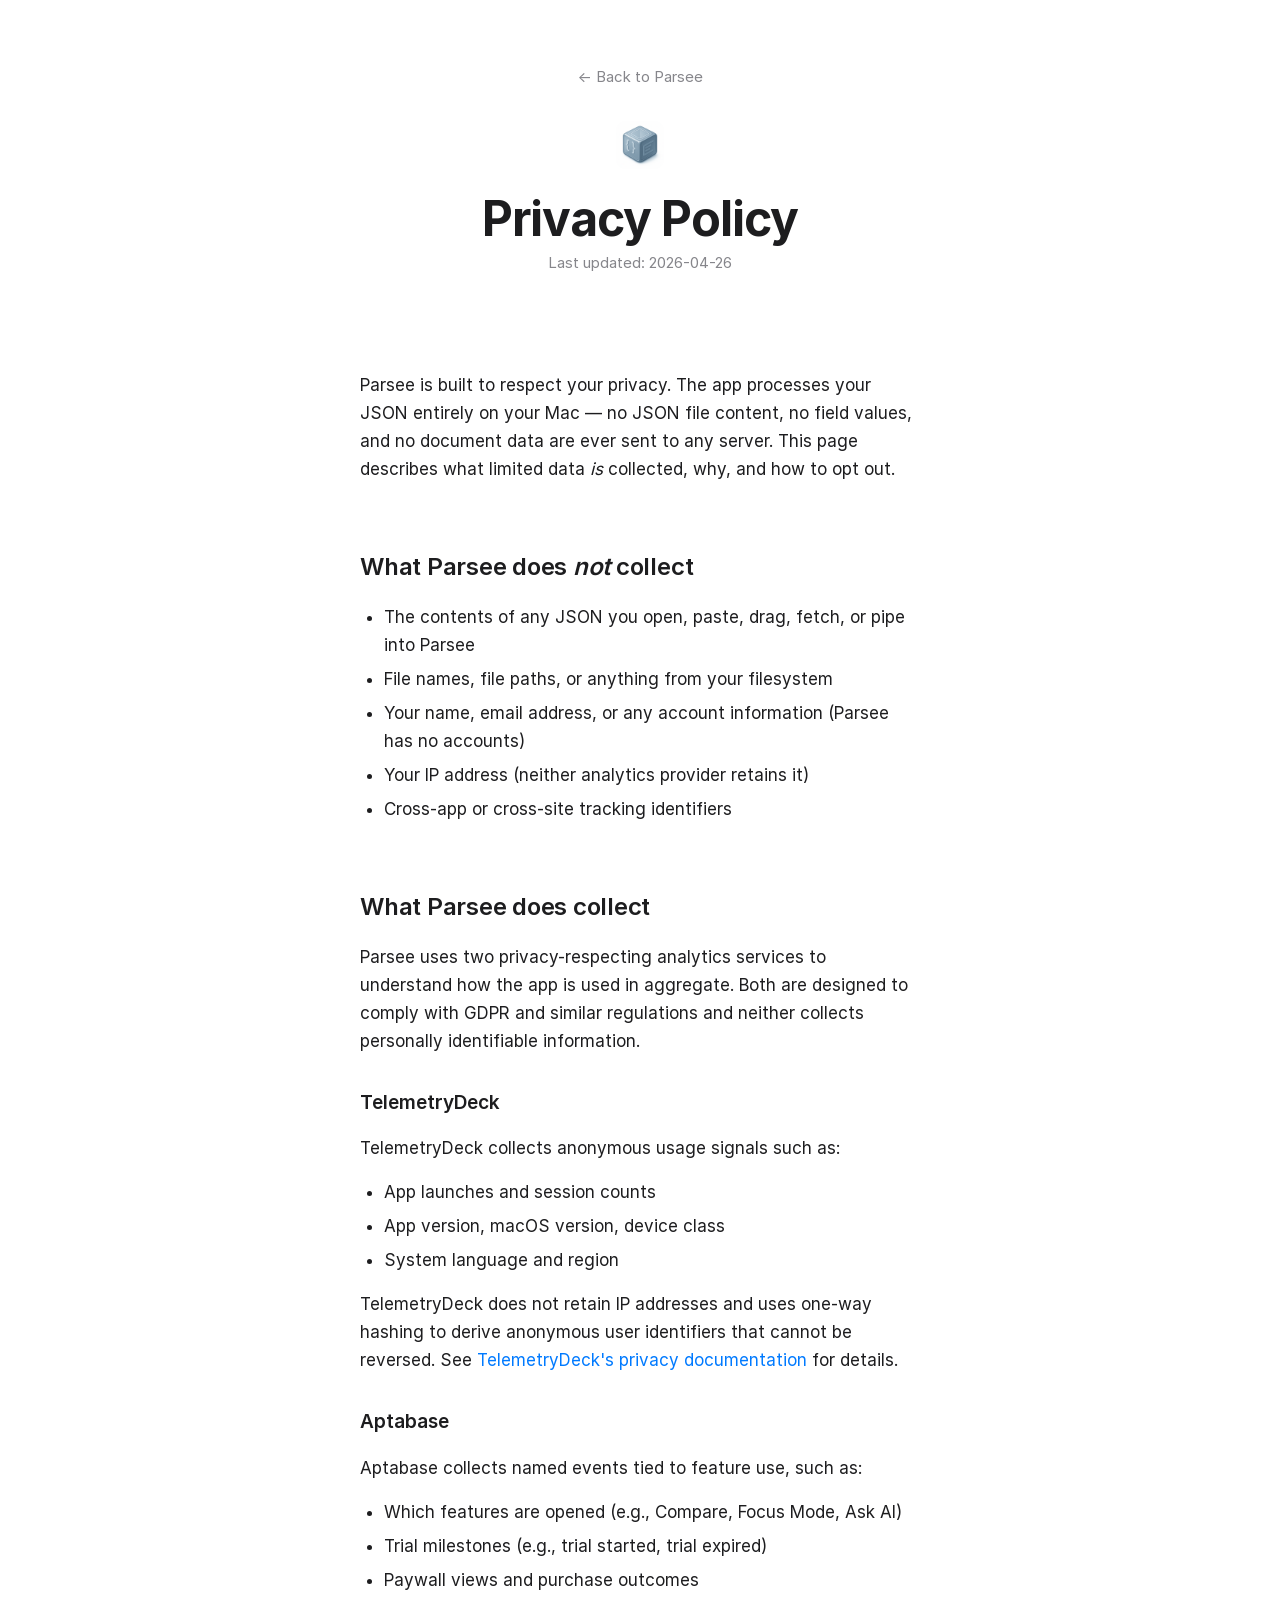
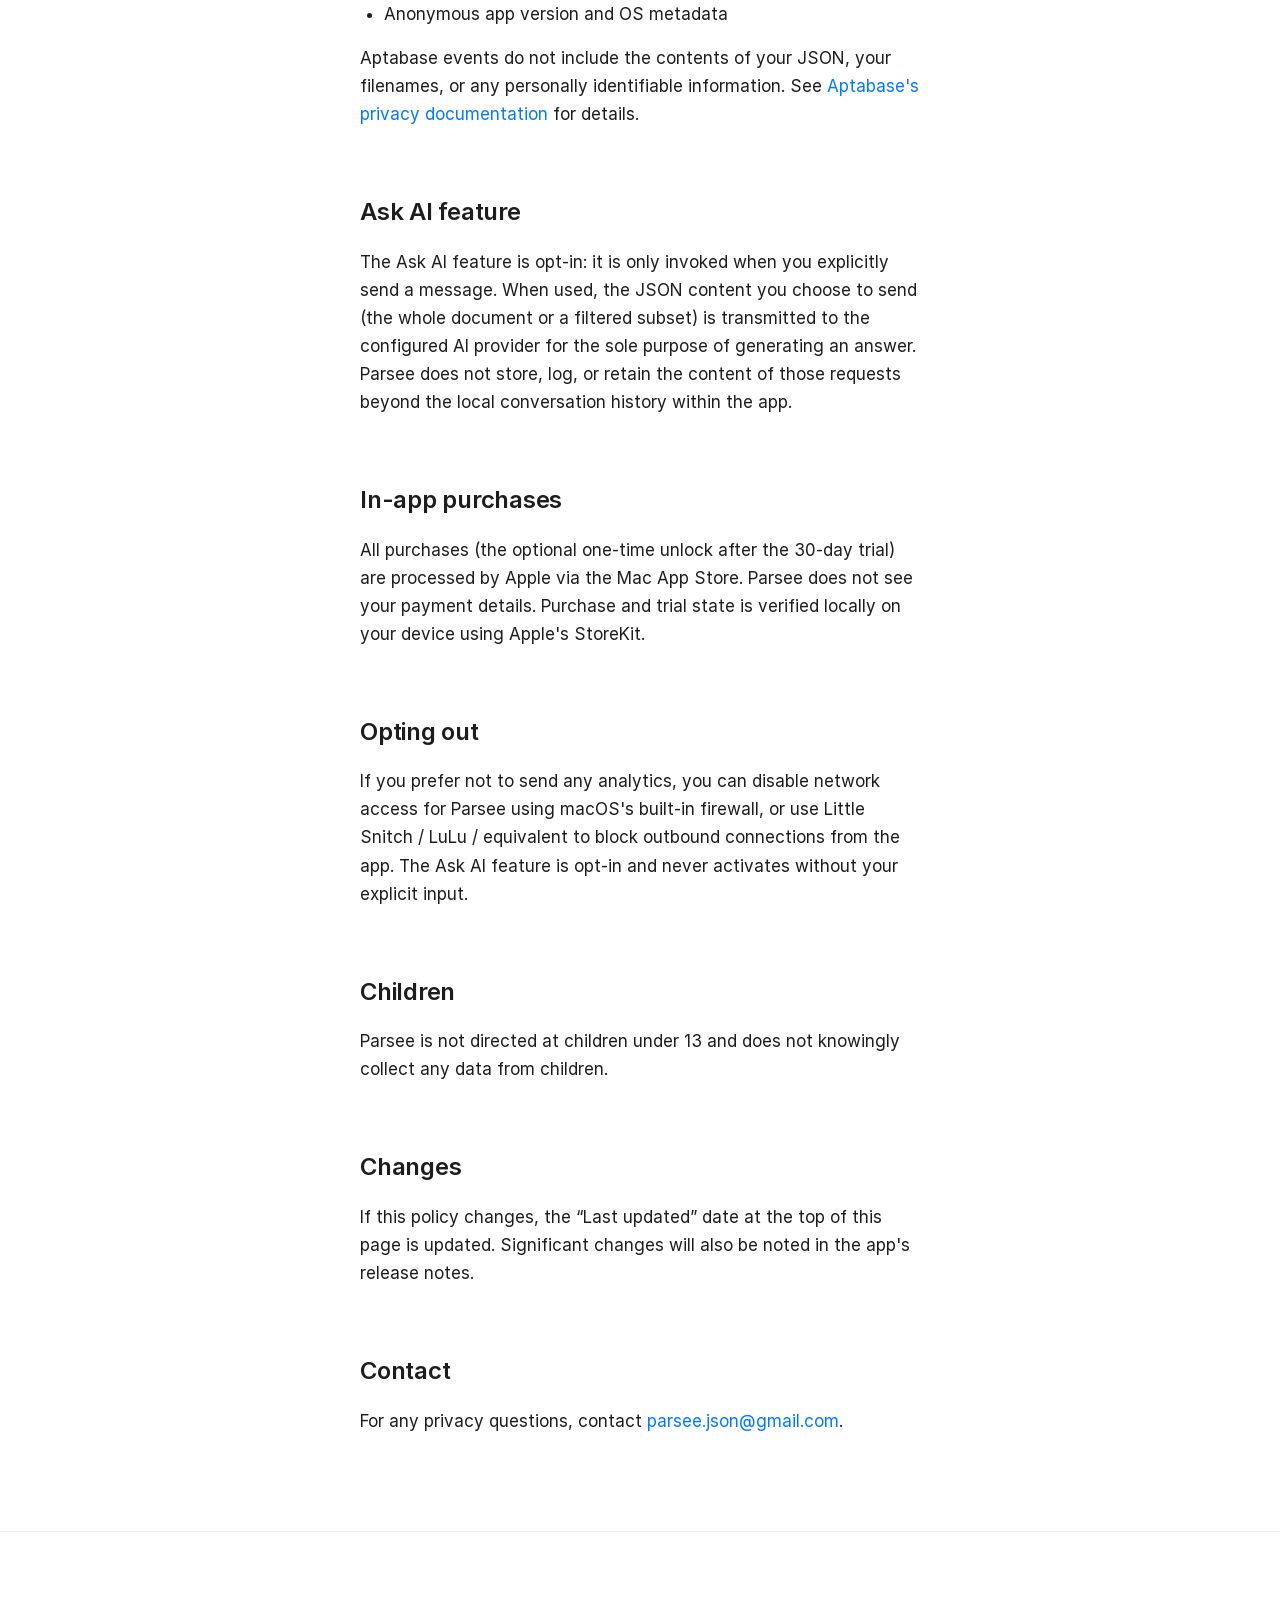
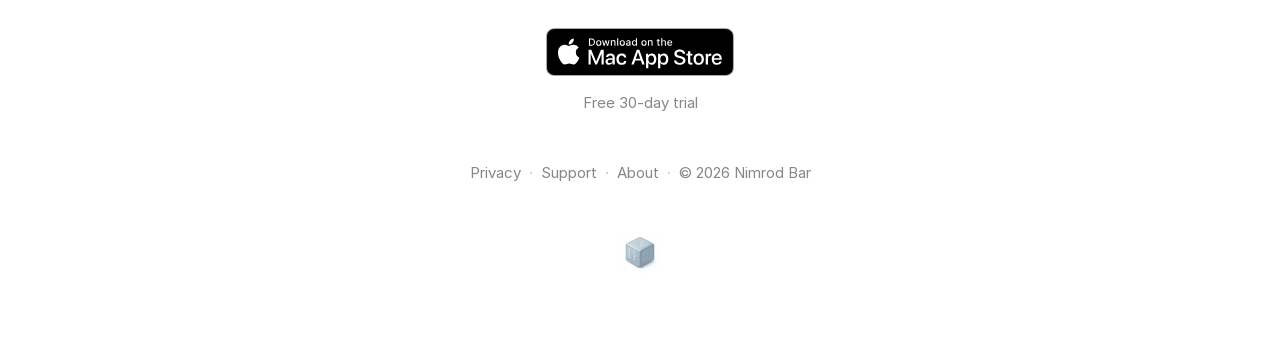
<file: privacy.html>
<!doctype html>
<html lang="en">
<head>
  <meta charset="utf-8">
  <meta name="viewport" content="width=device-width,initial-scale=1">
  <meta name="theme-color" content="#ffffff" media="(prefers-color-scheme: light)">
  <meta name="theme-color" content="#0a0a0c" media="(prefers-color-scheme: dark)">

  <title>Privacy Policy — Parsee</title>
  <meta name="description" content="Parsee privacy policy: what data is collected, what is not, and how it is used.">
  <meta name="robots" content="index, follow">

  <link rel="icon" href="favicon.ico" sizes="any">
  <link rel="icon" type="image/png" sizes="32x32" href="images/favicon-32.png">
  <link rel="apple-touch-icon" sizes="180x180" href="images/favicon-180.png">

  <link rel="stylesheet" href="styles.css">
</head>
<body>

  <header class="page-header">
    <div class="prose">
      <a class="back-link" href="index.html">← Back to Parsee</a>
      <img class="page-mark" src="images/parsee-icon.png" alt="" width="48" height="48">
      <h1 class="page-title">Privacy Policy</h1>
      <p class="page-meta muted">Last updated: 2026-04-26</p>
    </div>
  </header>

  <article class="legal">
    <div class="prose">

      <p>Parsee is built to respect your privacy. The app processes your JSON entirely on your Mac &mdash; no JSON file content, no field values, and no document data are ever sent to any server. This page describes what limited data <em>is</em> collected, why, and how to opt out.</p>

      <h2>What Parsee does <em>not</em> collect</h2>
      <ul>
        <li>The contents of any JSON you open, paste, drag, fetch, or pipe into Parsee</li>
        <li>File names, file paths, or anything from your filesystem</li>
        <li>Your name, email address, or any account information (Parsee has no accounts)</li>
        <li>Your IP address (neither analytics provider retains it)</li>
        <li>Cross-app or cross-site tracking identifiers</li>
      </ul>

      <h2>What Parsee does collect</h2>
      <p>Parsee uses two privacy-respecting analytics services to understand how the app is used in aggregate. Both are designed to comply with GDPR and similar regulations and neither collects personally identifiable information.</p>

      <h3>TelemetryDeck</h3>
      <p>TelemetryDeck collects anonymous usage signals such as:</p>
      <ul>
        <li>App launches and session counts</li>
        <li>App version, macOS version, device class</li>
        <li>System language and region</li>
      </ul>
      <p>TelemetryDeck does not retain IP addresses and uses one-way hashing to derive anonymous user identifiers that cannot be reversed. See <a href="https://telemetrydeck.com/privacy/">TelemetryDeck's privacy documentation</a> for details.</p>

      <h3>Aptabase</h3>
      <p>Aptabase collects named events tied to feature use, such as:</p>
      <ul>
        <li>Which features are opened (e.g., Compare, Focus Mode, Ask AI)</li>
        <li>Trial milestones (e.g., trial started, trial expired)</li>
        <li>Paywall views and purchase outcomes</li>
        <li>Anonymous app version and OS metadata</li>
      </ul>
      <p>Aptabase events do not include the contents of your JSON, your filenames, or any personally identifiable information. See <a href="https://aptabase.com/legal/privacy">Aptabase's privacy documentation</a> for details.</p>

      <h2>Ask AI feature</h2>
      <p>The Ask AI feature is opt-in: it is only invoked when you explicitly send a message. When used, the JSON content you choose to send (the whole document or a filtered subset) is transmitted to the configured AI provider for the sole purpose of generating an answer. Parsee does not store, log, or retain the content of those requests beyond the local conversation history within the app.</p>

      <h2>In-app purchases</h2>
      <p>All purchases (the optional one-time unlock after the 30-day trial) are processed by Apple via the Mac App Store. Parsee does not see your payment details. Purchase and trial state is verified locally on your device using Apple's StoreKit.</p>

      <h2>Opting out</h2>
      <p>If you prefer not to send any analytics, you can disable network access for Parsee using macOS's built-in firewall, or use Little Snitch / LuLu / equivalent to block outbound connections from the app. The Ask AI feature is opt-in and never activates without your explicit input.</p>

      <h2>Children</h2>
      <p>Parsee is not directed at children under 13 and does not knowingly collect any data from children.</p>

      <h2>Changes</h2>
      <p>If this policy changes, the &ldquo;Last updated&rdquo; date at the top of this page is updated. Significant changes will also be noted in the app's release notes.</p>

      <h2>Contact</h2>
      <p>For any privacy questions, contact <a href="mailto:parsee.json@gmail.com">parsee.json@gmail.com</a>.</p>

    </div>
  </article>

  <!-- FOOTER (same as index.html) -->
  <footer class="footer">
    <div class="container footer-inner">
      <a class="appstore-link" href="https://apps.apple.com/us/app/parsee-json-viewer/id6756983590">
        <img src="images/app-store-badge.svg" alt="Download on the Mac App Store" height="44">
      </a>
      <p class="footer-trial muted">Free 30-day trial</p>
      <nav class="footer-links">
        <a href="privacy.html">Privacy</a>
        <span class="dot">·</span>
        <a href="mailto:parsee.json@gmail.com">Support</a>
        <span class="dot">·</span>
        <a href="index.html#about">About</a>
        <span class="dot">·</span>
        <span class="muted">© 2026 Nimrod Bar</span>
      </nav>
      <img class="footer-mark" src="images/parsee-icon.png" alt="" width="40" height="40">
    </div>
  </footer>

</body>
</html>
</file>
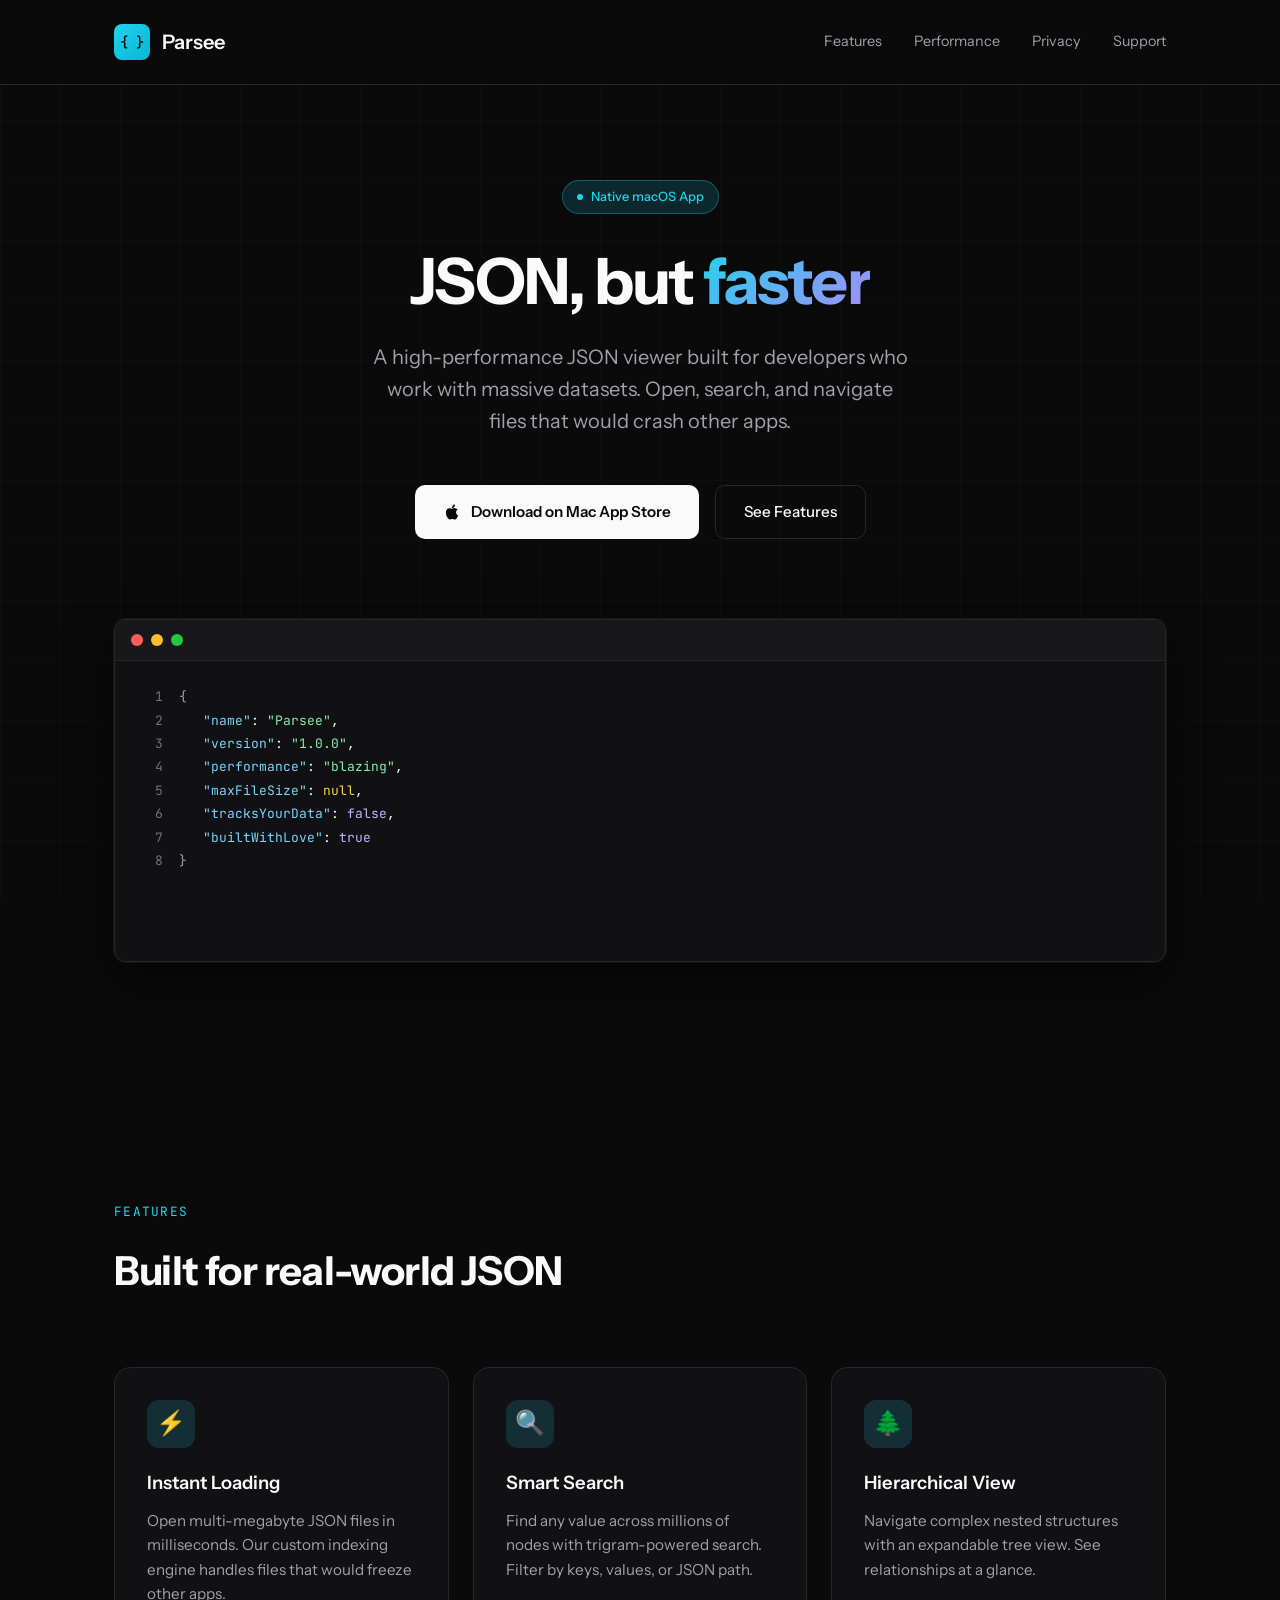
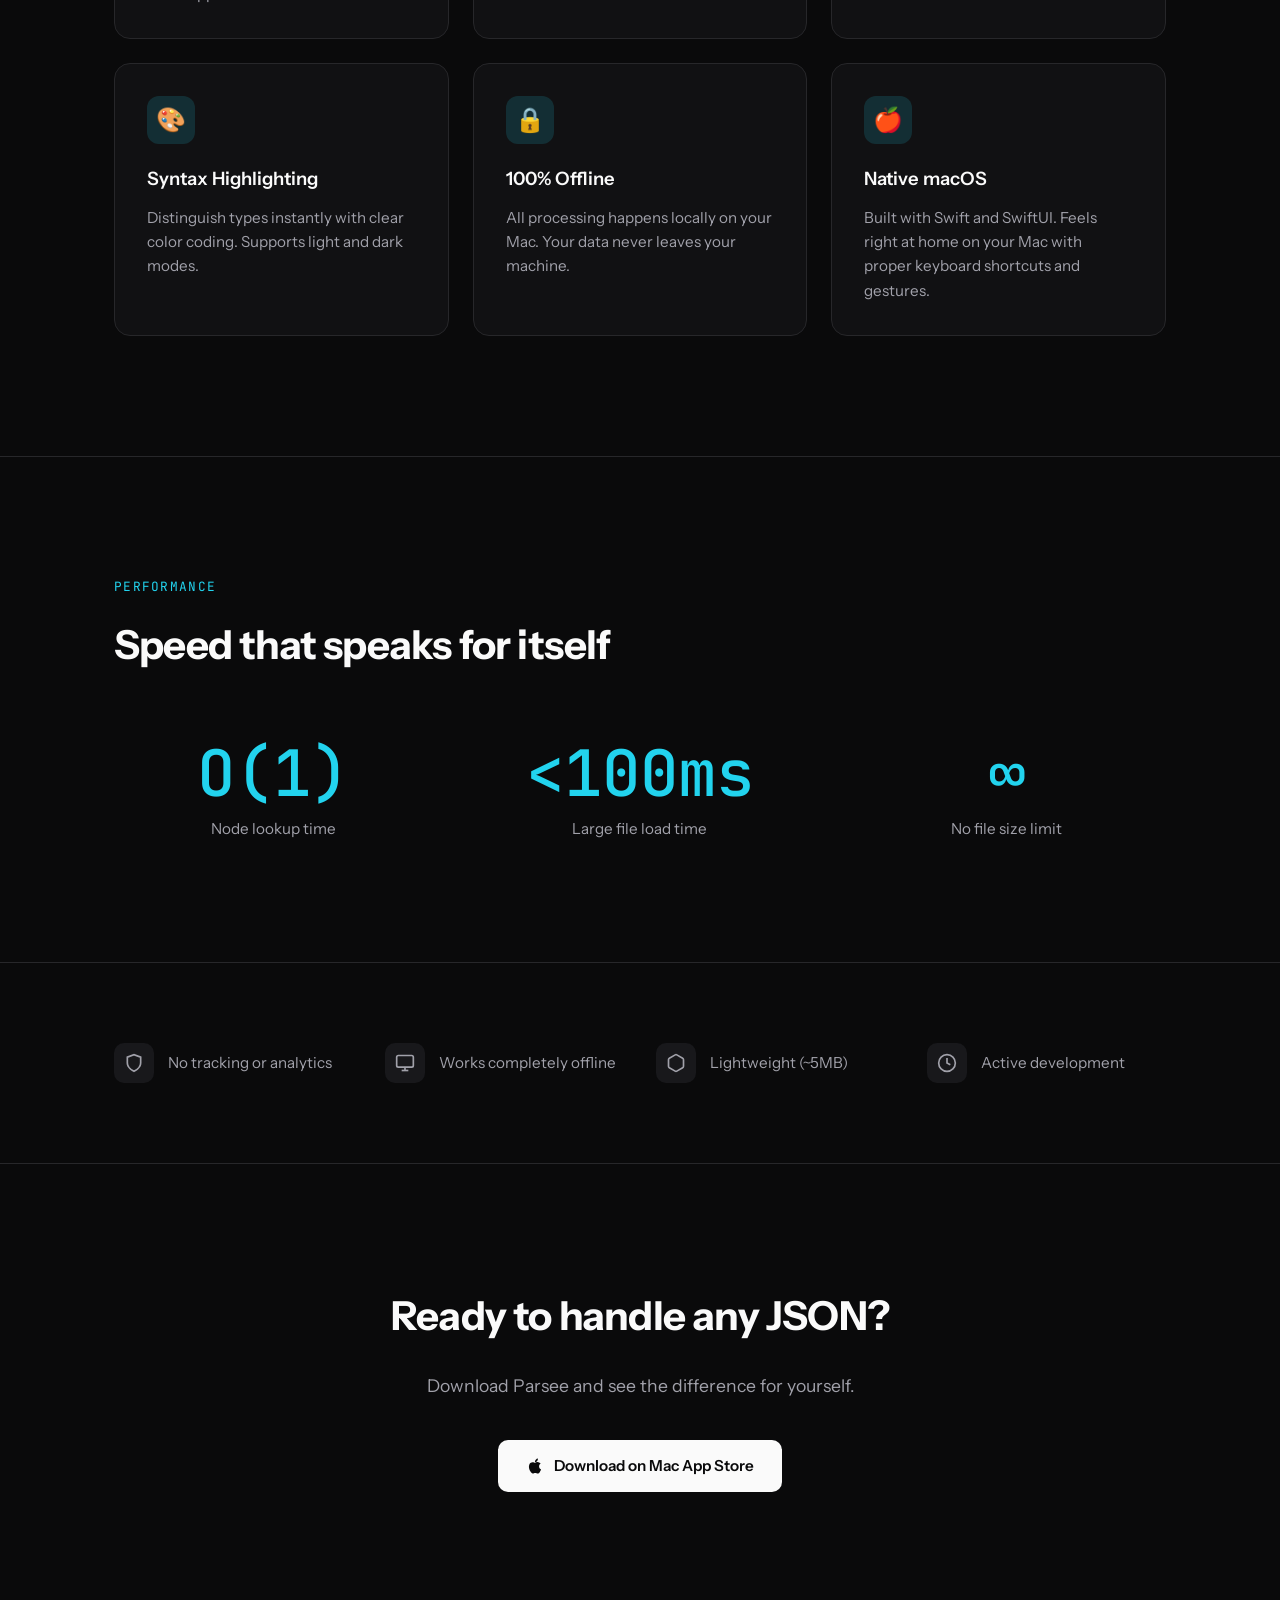
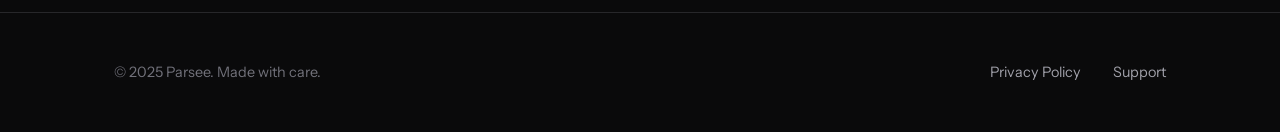
<file: _archive/indexOLD.html>
<!DOCTYPE html>
<html lang="en">
<head>
  <meta charset="UTF-8">
  <meta name="viewport" content="width=device-width, initial-scale=1.0">
  <title>Parsee — Lightning-Fast JSON Viewer for Mac</title>
  <meta name="description" content="A high-performance native macOS JSON viewer. Open massive files instantly. Navigate complex data effortlessly.">
  
  <!-- Fonts -->
  <link rel="preconnect" href="https://fonts.googleapis.com">
  <link rel="preconnect" href="https://fonts.gstatic.com" crossorigin>
  <link href="https://fonts.googleapis.com/css2?family=JetBrains+Mono:wght@400;500&family=Instrument+Sans:wght@400;500;600;700&display=swap" rel="stylesheet">
  
  <style>
    :root {
      --bg-primary: #0a0a0b;
      --bg-secondary: #111113;
      --bg-tertiary: #18181b;
      --text-primary: #fafafa;
      --text-secondary: #a1a1aa;
      --text-tertiary: #71717a;
      --accent: #22d3ee;
      --accent-dim: rgba(34, 211, 238, 0.15);
      --border: #27272a;
      --font-sans: 'Instrument Sans', -apple-system, sans-serif;
      --font-mono: 'JetBrains Mono', monospace;
    }

    * {
      margin: 0;
      padding: 0;
      box-sizing: border-box;
    }

    html {
      scroll-behavior: smooth;
    }

    body {
      font-family: var(--font-sans);
      background: var(--bg-primary);
      color: var(--text-primary);
      line-height: 1.6;
      -webkit-font-smoothing: antialiased;
    }

    /* Subtle grid background */
    body::before {
      content: '';
      position: fixed;
      inset: 0;
      background-image: 
        linear-gradient(rgba(255,255,255,0.02) 1px, transparent 1px),
        linear-gradient(90deg, rgba(255,255,255,0.02) 1px, transparent 1px);
      background-size: 60px 60px;
      pointer-events: none;
      z-index: -1;
    }

    .container {
      max-width: 1100px;
      margin: 0 auto;
      padding: 0 24px;
    }

    /* Header */
    header {
      padding: 24px 0;
      position: fixed;
      top: 0;
      left: 0;
      right: 0;
      z-index: 100;
      background: rgba(10, 10, 11, 0.8);
      backdrop-filter: blur(12px);
      border-bottom: 1px solid var(--border);
    }

    .header-inner {
      display: flex;
      justify-content: space-between;
      align-items: center;
    }

    .logo {
      display: flex;
      align-items: center;
      gap: 12px;
      font-weight: 600;
      font-size: 1.25rem;
      text-decoration: none;
      color: var(--text-primary);
    }

    .logo-icon {
      width: 36px;
      height: 36px;
      background: linear-gradient(135deg, var(--accent), #06b6d4);
      border-radius: 8px;
      display: flex;
      align-items: center;
      justify-content: center;
      font-family: var(--font-mono);
      font-size: 14px;
      font-weight: 500;
      color: var(--bg-primary);
    }

    .header-links {
      display: flex;
      gap: 32px;
    }

    .header-links a {
      color: var(--text-secondary);
      text-decoration: none;
      font-size: 0.9rem;
      transition: color 0.2s;
    }

    .header-links a:hover {
      color: var(--text-primary);
    }

    /* Hero */
    .hero {
      padding: 180px 0 120px;
      text-align: center;
    }

    .hero-badge {
      display: inline-flex;
      align-items: center;
      gap: 8px;
      padding: 6px 14px;
      background: var(--accent-dim);
      border: 1px solid rgba(34, 211, 238, 0.3);
      border-radius: 100px;
      font-size: 0.8rem;
      color: var(--accent);
      margin-bottom: 32px;
      font-weight: 500;
    }

    .hero-badge::before {
      content: '';
      width: 6px;
      height: 6px;
      background: var(--accent);
      border-radius: 50%;
      animation: pulse 2s infinite;
    }

    @keyframes pulse {
      0%, 100% { opacity: 1; }
      50% { opacity: 0.4; }
    }

    .hero h1 {
      font-size: clamp(2.5rem, 6vw, 4rem);
      font-weight: 700;
      line-height: 1.1;
      margin-bottom: 24px;
      letter-spacing: -0.03em;
    }

    .hero h1 span {
      background: linear-gradient(135deg, var(--accent), #a78bfa);
      -webkit-background-clip: text;
      -webkit-text-fill-color: transparent;
      background-clip: text;
    }

    .hero-sub {
      font-size: 1.25rem;
      color: var(--text-secondary);
      max-width: 540px;
      margin: 0 auto 48px;
    }

    .hero-cta {
      display: flex;
      gap: 16px;
      justify-content: center;
      flex-wrap: wrap;
    }

    .btn-primary {
      display: inline-flex;
      align-items: center;
      gap: 10px;
      padding: 14px 28px;
      background: var(--text-primary);
      color: var(--bg-primary);
      text-decoration: none;
      border-radius: 10px;
      font-weight: 600;
      font-size: 0.95rem;
      transition: transform 0.2s, box-shadow 0.2s;
    }

    .btn-primary:hover {
      transform: translateY(-2px);
      box-shadow: 0 8px 30px rgba(255,255,255,0.15);
    }

    .btn-primary svg {
      width: 18px;
      height: 18px;
    }

    .btn-secondary {
      display: inline-flex;
      align-items: center;
      gap: 10px;
      padding: 14px 28px;
      background: transparent;
      color: var(--text-primary);
      text-decoration: none;
      border-radius: 10px;
      font-weight: 500;
      font-size: 0.95rem;
      border: 1px solid var(--border);
      transition: border-color 0.2s, background 0.2s;
    }

    .btn-secondary:hover {
      border-color: var(--text-tertiary);
      background: var(--bg-secondary);
    }

    /* App preview mockup */
    .hero-preview {
      margin-top: 80px;
      position: relative;
    }

    .preview-window {
      background: var(--bg-secondary);
      border: 1px solid var(--border);
      border-radius: 12px;
      overflow: hidden;
      box-shadow: 
        0 0 0 1px rgba(255,255,255,0.05),
        0 20px 50px rgba(0,0,0,0.5);
    }

    .preview-titlebar {
      display: flex;
      align-items: center;
      gap: 8px;
      padding: 14px 16px;
      background: var(--bg-tertiary);
      border-bottom: 1px solid var(--border);
    }

    .preview-dot {
      width: 12px;
      height: 12px;
      border-radius: 50%;
      background: var(--border);
    }

    .preview-dot:nth-child(1) { background: #ff5f57; }
    .preview-dot:nth-child(2) { background: #febc2e; }
    .preview-dot:nth-child(3) { background: #28c840; }

    .preview-content {
      padding: 24px;
      font-family: var(--font-mono);
      font-size: 13px;
      line-height: 1.8;
      min-height: 300px;
    }

    .json-line {
      display: flex;
      gap: 16px;
    }

    .json-line-num {
      color: var(--text-tertiary);
      user-select: none;
      min-width: 24px;
      text-align: right;
    }

    .json-key { color: #7dd3fc; }
    .json-string { color: #86efac; }
    .json-number { color: #fcd34d; }
    .json-bool { color: #c4b5fd; }
    .json-bracket { color: var(--text-secondary); }
    .json-indent { padding-left: 24px; }

    /* Features */
    .features {
      padding: 120px 0;
    }

    .section-label {
      font-family: var(--font-mono);
      font-size: 0.8rem;
      color: var(--accent);
      text-transform: uppercase;
      letter-spacing: 0.1em;
      margin-bottom: 16px;
    }

    .section-title {
      font-size: clamp(1.75rem, 4vw, 2.5rem);
      font-weight: 700;
      margin-bottom: 64px;
      letter-spacing: -0.02em;
    }

    .features-grid {
      display: grid;
      grid-template-columns: repeat(auto-fit, minmax(300px, 1fr));
      gap: 24px;
    }

    .feature-card {
      background: var(--bg-secondary);
      border: 1px solid var(--border);
      border-radius: 16px;
      padding: 32px;
      transition: border-color 0.3s, transform 0.3s;
    }

    .feature-card:hover {
      border-color: var(--text-tertiary);
      transform: translateY(-4px);
    }

    .feature-icon {
      width: 48px;
      height: 48px;
      background: var(--accent-dim);
      border-radius: 12px;
      display: flex;
      align-items: center;
      justify-content: center;
      margin-bottom: 20px;
      font-size: 1.5rem;
    }

    .feature-card h3 {
      font-size: 1.15rem;
      font-weight: 600;
      margin-bottom: 12px;
    }

    .feature-card p {
      color: var(--text-secondary);
      font-size: 0.95rem;
    }

    /* Performance section */
    .performance {
      padding: 120px 0;
      border-top: 1px solid var(--border);
    }

    .perf-grid {
      display: grid;
      grid-template-columns: repeat(3, 1fr);
      gap: 48px;
      text-align: center;
    }

    @media (max-width: 700px) {
      .perf-grid {
        grid-template-columns: 1fr;
        gap: 40px;
      }
    }

    .perf-stat {
      font-family: var(--font-mono);
    }

    .perf-stat .number {
      font-size: clamp(2.5rem, 5vw, 4rem);
      font-weight: 500;
      color: var(--accent);
      line-height: 1;
      margin-bottom: 12px;
    }

    .perf-stat .label {
      color: var(--text-secondary);
      font-family: var(--font-sans);
      font-size: 0.95rem;
    }

    /* Trust badges */
    .trust {
      padding: 80px 0;
      border-top: 1px solid var(--border);
    }

    .trust-grid {
      display: grid;
      grid-template-columns: repeat(auto-fit, minmax(180px, 1fr));
      gap: 32px;
    }

    .trust-item {
      display: flex;
      align-items: center;
      gap: 14px;
      color: var(--text-secondary);
      font-size: 0.95rem;
    }

    .trust-icon {
      width: 40px;
      height: 40px;
      background: var(--bg-tertiary);
      border-radius: 10px;
      display: flex;
      align-items: center;
      justify-content: center;
      flex-shrink: 0;
    }

    .trust-icon svg {
      width: 20px;
      height: 20px;
      color: var(--text-secondary);
    }

    /* CTA */
    .cta {
      padding: 120px 0;
      text-align: center;
      border-top: 1px solid var(--border);
    }

    .cta h2 {
      font-size: clamp(1.75rem, 4vw, 2.5rem);
      font-weight: 700;
      margin-bottom: 24px;
      letter-spacing: -0.02em;
    }

    .cta p {
      color: var(--text-secondary);
      margin-bottom: 40px;
      font-size: 1.1rem;
    }

    /* Footer */
    footer {
      padding: 48px 0;
      border-top: 1px solid var(--border);
    }

    .footer-inner {
      display: flex;
      justify-content: space-between;
      align-items: center;
      flex-wrap: wrap;
      gap: 24px;
    }

    .footer-left {
      color: var(--text-tertiary);
      font-size: 0.9rem;
    }

    .footer-links {
      display: flex;
      gap: 32px;
    }

    .footer-links a {
      color: var(--text-secondary);
      text-decoration: none;
      font-size: 0.9rem;
      transition: color 0.2s;
    }

    .footer-links a:hover {
      color: var(--text-primary);
    }

    /* Responsive */
    @media (max-width: 600px) {
      .header-links {
        display: none;
      }
      
      .hero-cta {
        flex-direction: column;
        align-items: center;
      }
      
      .btn-primary, .btn-secondary {
        width: 100%;
        justify-content: center;
        max-width: 280px;
      }
    }
  </style>
</head>
<body>

  <header>
    <div class="container header-inner">
      <a href="/" class="logo">
        <div class="logo-icon">{ }</div>
        Parsee
      </a>
      <nav class="header-links">
        <a href="#features">Features</a>
        <a href="#performance">Performance</a>
        <a href="/privacy">Privacy</a>
        <a href="mailto:support@parsee.app">Support</a>
      </nav>
    </div>
  </header>

  <main>
    <section class="hero">
      <div class="container">
        <div class="hero-badge">Native macOS App</div>
        <h1>JSON, but <span>faster</span></h1>
        <p class="hero-sub">
          A high-performance JSON viewer built for developers who work with massive datasets. Open, search, and navigate files that would crash other apps.
        </p>
        <div class="hero-cta">
          <a href="https://apps.apple.com/app/parsee" class="btn-primary">
            <svg viewBox="0 0 24 24" fill="currentColor"><path d="M18.71 19.5c-.83 1.24-1.71 2.45-3.05 2.47-1.34.03-1.77-.79-3.29-.79-1.53 0-2 .77-3.27.82-1.31.05-2.3-1.32-3.14-2.53C4.25 17 2.94 12.45 4.7 9.39c.87-1.52 2.43-2.48 4.12-2.51 1.28-.02 2.5.87 3.29.87.78 0 2.26-1.07 3.81-.91.65.03 2.47.26 3.64 1.98-.09.06-2.17 1.28-2.15 3.81.03 3.02 2.65 4.03 2.68 4.04-.03.07-.42 1.44-1.38 2.83M13 3.5c.73-.83 1.94-1.46 2.94-1.5.13 1.17-.34 2.35-1.04 3.19-.69.85-1.83 1.51-2.95 1.42-.15-1.15.41-2.35 1.05-3.11z"/></svg>
            Download on Mac App Store
          </a>
          <a href="#features" class="btn-secondary">
            See Features
          </a>
        </div>

        <div class="hero-preview">
          <div class="preview-window">
            <div class="preview-titlebar">
              <div class="preview-dot"></div>
              <div class="preview-dot"></div>
              <div class="preview-dot"></div>
            </div>
            <div class="preview-content">
              <div class="json-line"><span class="json-line-num">1</span><span class="json-bracket">{</span></div>
              <div class="json-line"><span class="json-line-num">2</span><span class="json-indent"><span class="json-key">"name"</span>: <span class="json-string">"Parsee"</span>,</span></div>
              <div class="json-line"><span class="json-line-num">3</span><span class="json-indent"><span class="json-key">"version"</span>: <span class="json-string">"1.0.0"</span>,</span></div>
              <div class="json-line"><span class="json-line-num">4</span><span class="json-indent"><span class="json-key">"performance"</span>: <span class="json-string">"blazing"</span>,</span></div>
              <div class="json-line"><span class="json-line-num">5</span><span class="json-indent"><span class="json-key">"maxFileSize"</span>: <span class="json-number">null</span>,</span></div>
              <div class="json-line"><span class="json-line-num">6</span><span class="json-indent"><span class="json-key">"tracksYourData"</span>: <span class="json-bool">false</span>,</span></div>
              <div class="json-line"><span class="json-line-num">7</span><span class="json-indent"><span class="json-key">"builtWithLove"</span>: <span class="json-bool">true</span></span></div>
              <div class="json-line"><span class="json-line-num">8</span><span class="json-bracket">}</span></div>
            </div>
          </div>
        </div>
      </div>
    </section>

    <section class="features" id="features">
      <div class="container">
        <div class="section-label">Features</div>
        <h2 class="section-title">Built for real-world JSON</h2>
        
        <div class="features-grid">
          <div class="feature-card">
            <div class="feature-icon">⚡</div>
            <h3>Instant Loading</h3>
            <p>Open multi-megabyte JSON files in milliseconds. Our custom indexing engine handles files that would freeze other apps.</p>
          </div>
          
          <div class="feature-card">
            <div class="feature-icon">🔍</div>
            <h3>Smart Search</h3>
            <p>Find any value across millions of nodes with trigram-powered search. Filter by keys, values, or JSON path.</p>
          </div>
          
          <div class="feature-card">
            <div class="feature-icon">🌲</div>
            <h3>Hierarchical View</h3>
            <p>Navigate complex nested structures with an expandable tree view. See relationships at a glance.</p>
          </div>
          
          <div class="feature-card">
            <div class="feature-icon">🎨</div>
            <h3>Syntax Highlighting</h3>
            <p>Distinguish types instantly with clear color coding. Supports light and dark modes.</p>
          </div>
          
          <div class="feature-card">
            <div class="feature-icon">🔒</div>
            <h3>100% Offline</h3>
            <p>All processing happens locally on your Mac. Your data never leaves your machine.</p>
          </div>
          
          <div class="feature-card">
            <div class="feature-icon">🍎</div>
            <h3>Native macOS</h3>
            <p>Built with Swift and SwiftUI. Feels right at home on your Mac with proper keyboard shortcuts and gestures.</p>
          </div>
        </div>
      </div>
    </section>

    <section class="performance" id="performance">
      <div class="container">
        <div class="section-label">Performance</div>
        <h2 class="section-title">Speed that speaks for itself</h2>
        
        <div class="perf-grid">
          <div class="perf-stat">
            <div class="number">O(1)</div>
            <div class="label">Node lookup time</div>
          </div>
          <div class="perf-stat">
            <div class="number">&lt;100ms</div>
            <div class="label">Large file load time</div>
          </div>
          <div class="perf-stat">
            <div class="number">∞</div>
            <div class="label">No file size limit</div>
          </div>
        </div>
      </div>
    </section>

    <section class="trust">
      <div class="container">
        <div class="trust-grid">
          <div class="trust-item">
            <div class="trust-icon">
              <svg viewBox="0 0 24 24" fill="none" stroke="currentColor" stroke-width="2"><path d="M12 22s8-4 8-10V5l-8-3-8 3v7c0 6 8 10 8 10z"/></svg>
            </div>
            <span>No tracking or analytics</span>
          </div>
          <div class="trust-item">
            <div class="trust-icon">
              <svg viewBox="0 0 24 24" fill="none" stroke="currentColor" stroke-width="2"><rect x="2" y="3" width="20" height="14" rx="2" ry="2"/><line x1="8" y1="21" x2="16" y2="21"/><line x1="12" y1="17" x2="12" y2="21"/></svg>
            </div>
            <span>Works completely offline</span>
          </div>
          <div class="trust-item">
            <div class="trust-icon">
              <svg viewBox="0 0 24 24" fill="none" stroke="currentColor" stroke-width="2"><path d="M21 16V8a2 2 0 0 0-1-1.73l-7-4a2 2 0 0 0-2 0l-7 4A2 2 0 0 0 3 8v8a2 2 0 0 0 1 1.73l7 4a2 2 0 0 0 2 0l7-4A2 2 0 0 0 21 16z"/></svg>
            </div>
            <span>Lightweight (~5MB)</span>
          </div>
          <div class="trust-item">
            <div class="trust-icon">
              <svg viewBox="0 0 24 24" fill="none" stroke="currentColor" stroke-width="2"><circle cx="12" cy="12" r="10"/><path d="M12 6v6l4 2"/></svg>
            </div>
            <span>Active development</span>
          </div>
        </div>
      </div>
    </section>

    <section class="cta">
      <div class="container">
        <h2>Ready to handle any JSON?</h2>
        <p>Download Parsee and see the difference for yourself.</p>
        <a href="https://apps.apple.com/app/parsee" class="btn-primary">
          <svg viewBox="0 0 24 24" fill="currentColor" width="18" height="18"><path d="M18.71 19.5c-.83 1.24-1.71 2.45-3.05 2.47-1.34.03-1.77-.79-3.29-.79-1.53 0-2 .77-3.27.82-1.31.05-2.3-1.32-3.14-2.53C4.25 17 2.94 12.45 4.7 9.39c.87-1.52 2.43-2.48 4.12-2.51 1.28-.02 2.5.87 3.29.87.78 0 2.26-1.07 3.81-.91.65.03 2.47.26 3.64 1.98-.09.06-2.17 1.28-2.15 3.81.03 3.02 2.65 4.03 2.68 4.04-.03.07-.42 1.44-1.38 2.83M13 3.5c.73-.83 1.94-1.46 2.94-1.5.13 1.17-.34 2.35-1.04 3.19-.69.85-1.83 1.51-2.95 1.42-.15-1.15.41-2.35 1.05-3.11z"/></svg>
          Download on Mac App Store
        </a>
      </div>
    </section>
  </main>

  <footer>
    <div class="container footer-inner">
      <div class="footer-left">
        © 2025 Parsee. Made with care.
      </div>
      <nav class="footer-links">
        <a href="/privacy">Privacy Policy</a>
        <a href="mailto:support@parsee.app">Support</a>
      </nav>
    </div>
  </footer>

</body>
</html>
</file>
<file: styles.css>
/* Parsee marketing site — vanilla CSS, no build step.
   Light by default, auto dark via prefers-color-scheme. */

:root {
  /* Color tokens — light */
  --bg: #ffffff;
  --bg-alt: #fafafa;
  --text: #1d1d1f;
  --text-muted: #86868b;
  --accent: #007AFF;
  --divider: rgba(0, 0, 0, 0.06);
  --shadow-screenshot: 0 30px 80px -20px rgba(0, 0, 0, 0.32),
                       0 12px 32px -10px rgba(0, 0, 0, 0.18),
                       0 0 0 1px rgba(0, 0, 0, 0.08);

  /* Spacing scale (8px base) */
  --space-1: 8px;
  --space-2: 16px;
  --space-3: 24px;
  --space-4: 32px;
  --space-5: 48px;
  --space-6: 64px;
  --space-7: 96px;
  --space-8: 128px;
  --space-9: 192px;

  /* Layout */
  --content-max: 1200px;
  --prose-max: 720px;
  --side-pad: 24px;

  /* Type scale */
  --fs-hero: clamp(40px, 7vw, 64px);
  --fs-section: clamp(32px, 5vw, 48px);
  --fs-sub: clamp(24px, 3vw, 28px);
  --fs-body: 17px;
  --fs-secondary: 15px;
  --fs-micro: 13px;

  --lh-display: 1.08;
  --lh-body: 1.5;
  --lh-prose: 1.65;

  --ls-display: -0.022em;

  /* Motion */
  --ease: cubic-bezier(0.22, 0.61, 0.36, 1);
  --duration-fade: 600ms;
}

@media (prefers-color-scheme: dark) {
  :root {
    --bg: #0a0a0c;
    --bg-alt: #111114;
    --text: #f5f5f7;
    --text-muted: #86868b;
    --accent: #0A84FF;
    --divider: rgba(255, 255, 255, 0.06);
    --shadow-screenshot: 0 30px 80px -20px rgba(0, 0, 0, 0.75),
                         0 12px 32px -10px rgba(0, 0, 0, 0.5),
                         0 0 0 1px rgba(255, 255, 255, 0.06);
  }
}

@media (min-width: 768px) {
  :root { --side-pad: 48px; }
}

@media (min-width: 1024px) {
  :root { --side-pad: 80px; }
}

/* Self-hosted Inter — only loaded by non-Apple platforms via the
   font-stack fallback chain. Mac users get SF Pro Display from the system. */
@font-face {
  font-family: 'Inter';
  font-style: normal;
  font-weight: 400;
  font-display: swap;
  src: url('images/fonts/Inter-Regular.woff2') format('woff2');
}
@font-face {
  font-family: 'Inter';
  font-style: normal;
  font-weight: 500;
  font-display: swap;
  src: url('images/fonts/Inter-Medium.woff2') format('woff2');
}
@font-face {
  font-family: 'Inter';
  font-style: normal;
  font-weight: 600;
  font-display: swap;
  src: url('images/fonts/Inter-SemiBold.woff2') format('woff2');
}
@font-face {
  font-family: 'Inter';
  font-style: normal;
  font-weight: 700;
  font-display: swap;
  src: url('images/fonts/Inter-Bold.woff2') format('woff2');
}

/* Reset */
*, *::before, *::after { box-sizing: border-box; }
* { margin: 0; }
html { -webkit-text-size-adjust: 100%; scroll-behavior: smooth; }
body {
  font-family: -apple-system, BlinkMacSystemFont, "SF Pro Display",
               "Inter", system-ui, sans-serif;
  font-size: var(--fs-body);
  line-height: var(--lh-body);
  color: var(--text);
  background: var(--bg);
  -webkit-font-smoothing: antialiased;
  text-rendering: optimizeLegibility;
}
img, picture, svg { display: block; max-width: 100%; height: auto; }
a { color: var(--accent); text-decoration: none; }
a:hover { text-decoration: underline; }

/* Display headings */
.display {
  font-size: var(--fs-hero);
  line-height: var(--lh-display);
  letter-spacing: var(--ls-display);
  font-weight: 700;
}
.section-title {
  font-size: var(--fs-section);
  line-height: var(--lh-display);
  letter-spacing: var(--ls-display);
  font-weight: 700;
  text-align: center;
}
.section-subtitle {
  font-size: clamp(18px, 2vw, 22px);
  color: var(--text-muted);
  text-align: center;
  margin-top: var(--space-2);
  font-weight: 400;
}
.sub-title {
  font-size: var(--fs-sub);
  line-height: 1.2;
  font-weight: 600;
  letter-spacing: -0.01em;
}
.muted { color: var(--text-muted); }

/* Containers */
.container {
  width: 100%;
  max-width: var(--content-max);
  margin: 0 auto;
  padding: 0 var(--side-pad);
}
.prose {
  width: 100%;
  max-width: var(--prose-max);
  margin: 0 auto;
  padding: 0 var(--side-pad);
}

/* Sections */
section {
  padding: var(--space-7) 0;
}
@media (min-width: 1024px) {
  section { padding: var(--space-8) 0; }
}
section.tinted {
  background: var(--bg-alt);
}
section + section { border-top: 1px solid var(--divider); }

/* Screenshot frame */
.screenshot {
  display: block;
  width: 100%;
  height: auto;
  border-radius: 12px;
  box-shadow: var(--shadow-screenshot);
}
.screenshot-wrap {
  margin-top: var(--space-5);
}

/* Sub-section block */
.subsection {
  margin-top: var(--space-7);
}
.subsection:first-of-type { margin-top: var(--space-6); }
.subsection-copy {
  max-width: var(--prose-max);
  margin: var(--space-4) auto 0;
  text-align: center;
  color: var(--text);
}
.subsection-copy .capabilities {
  margin-top: var(--space-2);
  color: var(--text-muted);
  font-size: var(--fs-secondary);
}

/* Scroll-fade entrance — set by app.js */
.fade-in {
  opacity: 0;
  transform: translateY(16px);
  transition: opacity var(--duration-fade) var(--ease),
              transform var(--duration-fade) var(--ease);
}
.fade-in.is-visible {
  opacity: 1;
  transform: translateY(0);
}

@media (prefers-reduced-motion: reduce) {
  html { scroll-behavior: auto; }
  *, *::before, *::after {
    animation-duration: 0.01ms !important;
    animation-iteration-count: 1 !important;
    transition-duration: 0.01ms !important;
  }
  .fade-in { opacity: 1; transform: none; }
}

/* ──────────── Hero ──────────── */
.hero {
  padding: var(--space-7) 0 var(--space-6);
  text-align: center;
}
@media (min-width: 1024px) {
  .hero { padding: var(--space-8) 0 var(--space-7); }
}
.hero-inner {
  display: flex;
  flex-direction: column;
  align-items: center;
}
.hero-icon {
  width: 96px;
  height: 96px;
  border-radius: 22px;  /* macOS app-icon corner radius for 96px ~ 22px */
  margin-bottom: var(--space-3);
}
.hero-wordmark {
  font-size: var(--fs-hero);
  line-height: var(--lh-display);
  letter-spacing: var(--ls-display);
  font-weight: 700;
  margin-bottom: var(--space-2);
}
.hero-tagline {
  font-size: clamp(20px, 2.4vw, 26px);
  color: var(--text-muted);
  font-weight: 400;
  margin-bottom: var(--space-5);
}
.appstore-link {
  display: inline-block;
  transition: transform 200ms var(--ease);
}
.appstore-link:hover { transform: translateY(-1px); text-decoration: none; }
.appstore-link img { height: 48px; width: auto; }
.hero-trial {
  margin-top: var(--space-2);
  font-size: var(--fs-secondary);
}
.hero-screenshot {
  margin-top: var(--space-6);
  width: 100%;
}
@media (min-width: 1024px) {
  .hero-screenshot { margin-top: var(--space-7); }
}

/* ──────────── Acts (shared) ──────────── */
.act .section-subtitle { margin-bottom: var(--space-6); }

.sub-title-centered { text-align: center; }

/* Inline code chips */
code {
  font-family: ui-monospace, SFMono-Regular, "SF Mono", Menlo,
               Consolas, "Liberation Mono", monospace;
  font-size: 0.92em;
  background: var(--bg-alt);
  padding: 0.12em 0.4em;
  border-radius: 4px;
  color: var(--text);
}
@media (prefers-color-scheme: dark) {
  code { background: rgba(255,255,255,0.06); }
}

/* Supporting screenshot — second shot stacked cleanly below the anchor */
.support-shot {
  max-width: 88%;
  margin-left: auto;
  margin-right: auto;
  margin-top: var(--space-4);
}
@media (min-width: 768px) {
  .support-shot {
    max-width: 78%;
  }
}

/* ──────────── About ──────────── */
.about {
  padding: var(--space-7) 0;
}
.about-text {
  font-size: clamp(20px, 2.2vw, 24px);
  line-height: 1.5;
  text-align: center;
  color: var(--text);
}
.about-text + .about-text {
  margin-top: var(--space-3);
}
.about-prompt {
  margin-top: var(--space-5);
  font-size: clamp(16px, 1.6vw, 18px);
  line-height: var(--lh-body);
  text-align: center;
  color: var(--text-muted);
}
.feedback-cta {
  margin-top: var(--space-3);
  text-align: center;
}
.feedback-btn {
  display: inline-block;
  padding: 12px 28px;
  border: 1px solid var(--accent);
  border-radius: 999px;
  color: var(--accent);
  font-size: var(--fs-body);
  font-weight: 500;
  transition: transform 200ms var(--ease),
              background-color 200ms var(--ease),
              color 200ms var(--ease);
}
.feedback-btn:hover {
  transform: translateY(-1px);
  background: var(--accent);
  color: #fff;
  text-decoration: none;
}

/* ──────────── Footer ──────────── */
.footer {
  padding: var(--space-7) 0 var(--space-6);
  border-top: 1px solid var(--divider);
}
.footer-inner {
  display: flex;
  flex-direction: column;
  align-items: center;
  text-align: center;
}
.footer-trial {
  margin-top: var(--space-2);
  font-size: var(--fs-secondary);
}
.footer-links {
  margin-top: var(--space-5);
  display: flex;
  flex-wrap: wrap;
  align-items: center;
  justify-content: center;
  gap: var(--space-1);
  font-size: var(--fs-secondary);
}
.footer-links a {
  color: var(--text-muted);
}
.footer-links a:hover { color: var(--accent); }
.footer-links .dot { color: var(--text-muted); opacity: 0.5; }
.footer-mark {
  margin-top: var(--space-5);
  width: 40px;
  height: 40px;
  border-radius: 9px;
  opacity: 0.7;
}

/* ──────────── Page header (privacy etc.) ──────────── */
.page-header {
  padding: var(--space-6) 0 var(--space-4);
  text-align: center;
}
.back-link {
  display: inline-block;
  font-size: var(--fs-secondary);
  color: var(--text-muted);
  margin-bottom: var(--space-4);
}
.back-link:hover { color: var(--accent); }
.page-mark {
  width: 48px;
  height: 48px;
  border-radius: 11px;
  margin: 0 auto var(--space-3);
}
.page-title {
  font-size: var(--fs-section);
  line-height: var(--lh-display);
  letter-spacing: var(--ls-display);
  font-weight: 700;
}
.page-meta {
  margin-top: var(--space-1);
  font-size: var(--fs-secondary);
}

/* ──────────── Long-form legal text ──────────── */
.legal {
  padding: var(--space-5) 0 var(--space-7);
  line-height: var(--lh-prose);
  font-size: var(--fs-body);
}
.legal h2 {
  margin-top: var(--space-6);
  margin-bottom: var(--space-2);
  font-size: 24px;
  font-weight: 600;
  letter-spacing: -0.01em;
}
.legal h3 {
  margin-top: var(--space-4);
  margin-bottom: var(--space-1);
  font-size: 19px;
  font-weight: 600;
}
.legal p { margin-top: var(--space-2); }
.legal ul {
  margin-top: var(--space-2);
  padding-left: 1.4em;
}
.legal li { margin-top: 6px; }
.legal a { color: var(--accent); }
</file>
